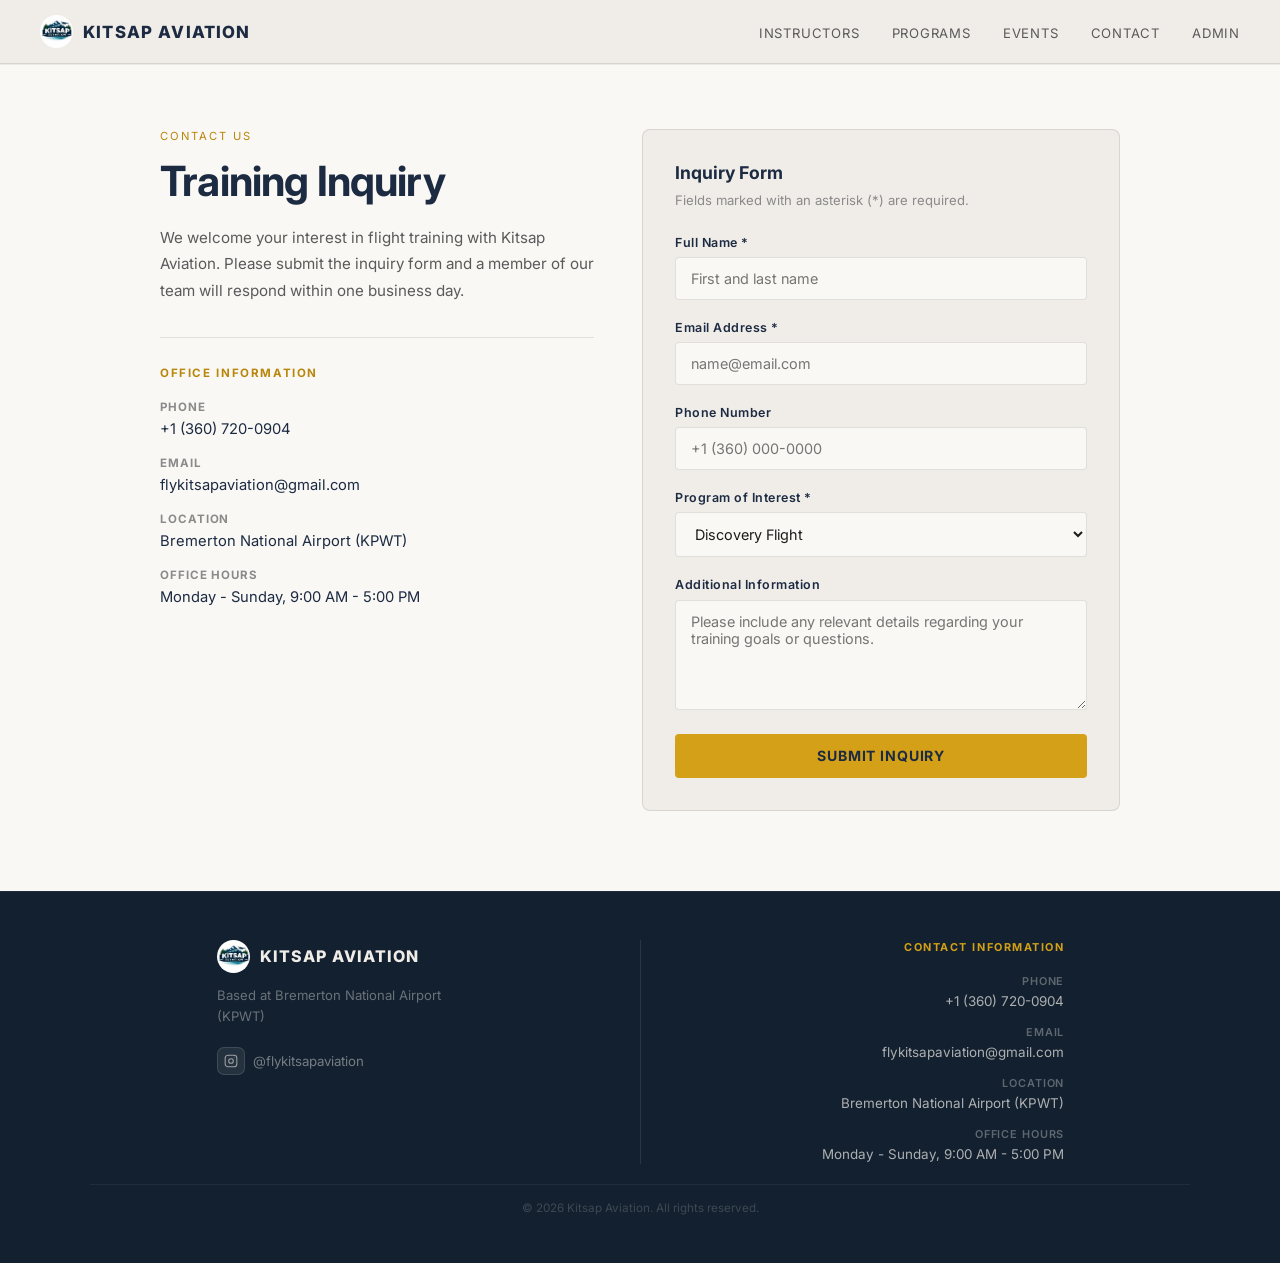
<file: contact.html>
<!DOCTYPE html>
<html lang="en">
  <head>
    <meta charset="UTF-8">
    <meta name="viewport" content="width=device-width, initial-scale=1">
    <title>Contact Us - Kitsap Aviation</title>
    <link rel="preconnect" href="https://fonts.googleapis.com">
    <link rel="preconnect" href="https://fonts.gstatic.com" crossorigin>
    <link href="https://fonts.googleapis.com/css2?family=Inter:wght@400;500;700;800&family=Lora:ital,wght@0,400;0,500;1,400&display=swap" rel="stylesheet">
    <link rel="stylesheet" href="styles/styles.css">
    <link rel="icon" type="image/png" href="img/kitsap-aviation-icon.jpg">
  </head>

  <body>
    <nav class="site-nav" aria-label="Main navigation">
      <div class="logo">
        <a href="index.html" class="logo-link">
          <img class="logo-icon" src="img/kitsap-aviation-icon.jpg" alt="icon">
          <span>Kitsap Aviation</span>
        </a>
      </div>
      <button class="nav-toggle" type="button" aria-expanded="false" aria-controls="nav-menu"><span class="nav-toggle-label">Menu</span><span class="nav-toggle-icon" aria-hidden="true">☰</span></button>
      <ul class="nav-links" id="nav-menu">
        <li><a href="index.html#instructors">Instructors</a></li>
        <li><a href="index.html#programs">Programs</a></li>
        <li><a href="index.html#events">Events</a></li>
        <li><a href="contact.html">Contact</a></li>
        <li><a href="admin.html">Admin</a></li>
      </ul>
    </nav>

    <div class="contact-page">
      <div class="contact-layout">
        <div class="contact-info">
          <div class="section-label">Contact Us</div>
          <h1>Training Inquiry</h1>
          <p class="contact-intro">We welcome your interest in flight training with Kitsap Aviation. Please submit the inquiry form and a member of our team will respond within one business day.</p>

          <div class="contact-details">
            <h2>Office Information</h2>
            <dl>
              <div class="contact-detail">
                <dt>Phone</dt>
                <dd><a href="tel:+13607200904">+1 (360) 720-0904</a></dd>
              </div>
              <div class="contact-detail">
                <dt>Email</dt>
                <dd><a href="mailto:flykitsapaviation@gmail.com">flykitsapaviation@gmail.com</a></dd>
              </div>
              <div class="contact-detail">
                <dt>Location</dt>
                <dd>Bremerton National Airport (KPWT)</dd>
              </div>
              <div class="contact-detail">
                <dt>Office Hours</dt>
                <dd>Monday - Sunday, 9:00 AM - 5:00 PM</dd>
              </div>
            </dl>
          </div>
        </div>

        <div class="contact-form-panel">
          <h2>Inquiry Form</h2>
          <p class="contact-form-note">Fields marked with an asterisk (*) are required.</p>

          <!-- Replace YOUR_ACCESS_KEY_HERE with your key from https://web3forms.com -->
          <form class="contact-form" action="https://api.web3forms.com/submit" method="POST">
            <input type="hidden" name="access_key" value="YOUR_ACCESS_KEY_HERE">
            <input type="hidden" name="subject" value="New Training Inquiry - Kitsap Aviation">
            <input type="hidden" name="from_name" value="Kitsap Aviation Website">
            <input type="checkbox" name="botcheck" class="botcheck" tabindex="-1" autocomplete="off">

            <div class="form-row">
              <label for="name">Full Name *</label>
              <input type="text" id="name" name="name" required placeholder="First and last name" autocomplete="name">
            </div>

            <div class="form-row">
              <label for="email">Email Address *</label>
              <input type="email" id="email" name="email" required placeholder="name@email.com" autocomplete="email">
            </div>

            <div class="form-row">
              <label for="phone">Phone Number</label>
              <input type="tel" id="phone" name="phone" placeholder="+1 (360) 000-0000" autocomplete="tel">
            </div>

            <div class="form-row">
              <label for="interest">Program of Interest *</label>
              <select id="interest" name="Program of Interest" required autocomplete="off">
                <option value="Discovery Flight">Discovery Flight</option>
                <option value="Private Pilot">Private Pilot Certificate</option>
                <option value="Instrument Rating">Instrument Rating</option>
                <option value="Commercial Pilot">Commercial Pilot Certificate</option>
                <option value="CFI / CFII">Certified Flight Instructor (CFI / CFII)</option>
                <option value="Upcoming Event">Upcoming Event</option>
                <option value="General Inquiry">General Inquiry</option>
              </select>
            </div>

            <div class="form-row">
              <label for="message">Additional Information</label>
              <textarea id="message" name="message" rows="4" placeholder="Please include any relevant details regarding your training goals or questions."></textarea>
            </div>

            <button class="btn-primary btn-submit" type="submit">Submit Inquiry</button>
          </form>

          <p class="form-error" id="form-error" hidden>Something went wrong. Please try again or email us at <a href="mailto:flykitsapaviation@gmail.com">flykitsapaviation@gmail.com</a>.</p>
          <p class="form-success" id="form-success" hidden>Thank you for your inquiry. A member of our team will contact you shortly.</p>
          <p class="form-reset" id="form-reset" hidden><a href="contact.html">Submit another inquiry</a></p>
        </div>
      </div>
    </div>

    <footer>
      <div class="footer-inner">
        <div class="footer-brand">
          <div class="footer-logo">
            <img class="logo-icon" src="img/kitsap-aviation-icon.jpg" alt="icon">
            <span>Kitsap Aviation</span>
          </div>
          <p>Based at Bremerton National Airport (KPWT)</p>
          <a href="https://www.instagram.com/flykitsapaviation" class="ig-link">
            <span class="ig-icon">
              <svg viewBox="0 0 24 24" fill="none" stroke="rgba(240,237,232,0.6)" stroke-width="1.8" stroke-linecap="round" stroke-linejoin="round">
                <rect x="2" y="2" width="20" height="20" rx="5" ry="5"/>
                <circle cx="12" cy="12" r="4"/>
                <circle cx="17.5" cy="6.5" r="0.8" fill="rgba(240,237,232,0.6)" stroke="none"/>
              </svg>
            </span>
            @flykitsapaviation
          </a>
        </div>
        <div class="footer-divider" aria-hidden="true"></div>
        <div class="footer-col">
          <h4>Contact Information</h4>
          <dl class="footer-contact-list">
            <div class="footer-contact-item">
              <dt>Phone</dt>
              <dd><a href="tel:+13607200904">+1 (360) 720-0904</a></dd>
            </div>
            <div class="footer-contact-item">
              <dt>Email</dt>
              <dd><a href="mailto:flykitsapaviation@gmail.com">flykitsapaviation@gmail.com</a></dd>
            </div>
            <div class="footer-contact-item">
              <dt>Location</dt>
              <dd>Bremerton National Airport (KPWT)</dd>
            </div>
            <div class="footer-contact-item">
              <dt>Office Hours</dt>
              <dd>Monday - Sunday, 9:00 AM - 5:00 PM</dd>
            </div>
          </dl>
        </div>
      </div>
      <div class="footer-bottom">
        <span>© 2026 Kitsap Aviation. All rights reserved.</span>
      </div>
    </footer>

    <script src="js/nav.js"></script>
    <script>
      const form = document.querySelector('.contact-form');
      const formSuccess = document.getElementById('form-success');
      const formError = document.getElementById('form-error');
      const formReset = document.getElementById('form-reset');
      const formNote = document.querySelector('.contact-form-note');
      const formTitle = document.querySelector('.contact-form-panel h2');
      const submitButton = form.querySelector('.btn-submit');

      function showSuccess() {
        form.hidden = true;
        formNote.hidden = true;
        formTitle.hidden = true;
        formError.hidden = true;
        formSuccess.hidden = false;
        formReset.hidden = false;
      }

      if (new URLSearchParams(window.location.search).get('sent') === '1') {
        showSuccess();
      }

      form.addEventListener('submit', async function (event) {
        event.preventDefault();

        submitButton.disabled = true;
        submitButton.textContent = 'Sending…';
        formError.hidden = true;

        try {
          const response = await fetch('https://api.web3forms.com/submit', {
            method: 'POST',
            body: new FormData(form)
          });
          const result = await response.json();

          if (result.success) {
            showSuccess();
          } else {
            throw new Error(result.message || 'Submission failed');
          }
        } catch (error) {
          formError.hidden = false;
          submitButton.disabled = false;
          submitButton.textContent = 'Submit Inquiry';
        }
      });

      const interest = new URLSearchParams(window.location.search).get('interest');
      if (interest && !new URLSearchParams(window.location.search).get('sent')) {
        const select = document.getElementById('interest');
        const normalizedInterest = interest.replace(/\+/g, ' ');
        for (const option of select.options) {
          if (option.value === normalizedInterest) {
            option.selected = true;
            break;
          }
        }
      }
    </script>
  </body>
</html>
</file>
<file: styles/styles.css>
:root {
    --font-sans: 'Inter', system-ui, -apple-system, 'Segoe UI', sans-serif;
    --bg: #f0ede8;
    --bg-card: #faf8f5;
    --bg-mid: #e8e4de;
    --bg-dark: #1c2b42;
    --navy: #1c2b42;
    --gold: #b8860b;
    --gold-bright: #d4a017;
    --text-main: #1a1a1a;
    --text-sub: #5a5a5a;
    --text-muted: #8a8a8a;
    --border: rgba(0,0,0,0.10);
    --border-soft: rgba(0,0,0,0.06);
}

* { box-sizing: border-box; margin: 0; padding: 0; }

html {
    background: var(--bg);
    scroll-behavior: smooth;
}

body {
    font-family: var(--font-sans);
    background: var(--bg);
    color: var(--text-main);
    overflow-x: hidden;
}

nav {
    position: sticky; top: 0; z-index: 100;
    background: rgba(240,237,232,0.94);
    backdrop-filter: blur(8px);
    border-bottom: 1px solid var(--border);
    padding: 0 2.5rem;
    display: flex; align-items: center; justify-content: space-between;
    min-height: 64px;
}

.logo {
    display: flex; align-items: center; gap: 10px;
    font-size: 1.05rem; font-weight: 800; letter-spacing: 0.07em;
    color: var(--navy); text-transform: uppercase;
}
.logo-icon {
    width: 33px; height: 33px;
    background: var(--navy);
    border-radius: 50%;
    display: flex; align-items: center; justify-content: center;
    font-size: 16px; color: #f5e6c0;
}
.nav-links { display: flex; gap: 2rem; list-style: none; }
.nav-links a {
    color: var(--text-sub); text-decoration: none;
    font-size: 0.82rem; letter-spacing: 0.06em; text-transform: uppercase;
    transition: color 0.2s;
}
.nav-links a:hover { color: var(--navy); }

.hero {
    background: var(--bg-dark);
    color: #f0ede8;
    padding: 6rem 3rem 5rem;
    display: flex; flex-direction: column;
    align-items: center; text-align: center;
    position: relative;
}
.hero > :not(.hero-grid-bg) {
    position: relative;
    z-index: 1;
    overflow: visible;
    min-height: min-content;
}
.hero-grid-bg {
    position: absolute; inset: 0; pointer-events: none;
    overflow: hidden;
    background:
      linear-gradient(to bottom, rgba(0, 0, 0, 0.25) 0%, rgba(0, 0, 0, 0.45) 100%),
      image-set(
        url('../img/main_bg.webp') type('image/webp'),
        url('../img/main_bg.jpeg') type('image/jpeg')
      ) center/cover no-repeat;
}
.hero h1 {
    font-size: clamp(2.6rem, 5.5vw, 5rem);
    font-weight: 700;
    letter-spacing: -0.02em;
    max-width: 860px;
    margin-bottom: 2rem;
    color: #f0ede8;
    overflow: visible;
    display: flex;
    flex-direction: column;
    align-items: center;
    gap: 0.15em;
    flex-shrink: 0;
    position: relative;
    z-index: 2;
}
.hero-title-line {
    display: block;
    line-height: 1.2;
    overflow: visible;
}
.hero h1 span:not(.hero-title-line) {
    color: #f5d98a;
    font-family: 'Lora', serif;
    font-style: italic;
    font-weight: 400;
}
.hero p {
    font-size: 1.05rem; line-height: 1.7;
    color: rgba(240, 237, 232, 0.92);
    text-shadow: 0 1px 6px rgba(0, 0, 0, 0.35);
    max-width: 500px; margin-bottom: 2.5rem;
    position: relative;
    z-index: 1;
}
.hero-btns { display: flex; gap: 1rem; flex-wrap: wrap; justify-content: center; }
.btn-primary {
    background: #d4a017; color: var(--navy);
    border: none; padding: 0.85rem 2rem;
    font-family: var(--font-sans); font-weight: 700; font-size: 0.88rem;
    letter-spacing: 0.06em; text-transform: uppercase;
    border-radius: 4px; cursor: pointer; transition: all 0.2s;
    text-decoration: none; display: inline-block;
}
.btn-primary:hover { background: #e8b420; transform: translateY(-1px); }
.btn-outline {
    background: transparent; color: #f0ede8;
    border: 1px solid rgba(240,237,232,0.3);
    padding: 0.85rem 2rem;
    font-family: var(--font-sans); font-weight: 500; font-size: 0.88rem;
    letter-spacing: 0.06em; text-transform: uppercase;
    border-radius: 4px; cursor: pointer; transition: all 0.2s;
    text-decoration: none; display: inline-block;
}
.btn-outline:hover { border-color: rgba(240,237,232,0.7); }

.main-section { padding: 5rem 3rem; max-width: 1100px; margin: 0 auto; }
.section-label {
    font-size: 0.7rem; letter-spacing: 0.18em; text-transform: uppercase;
    color: var(--gold); margin-bottom: 0.6rem;
}
.section-title {
    font-size: clamp(1.8rem, 3.5vw, 2.8rem);
    font-weight: 700; line-height: 1.45;
    letter-spacing: -0.02em; margin-bottom: 1rem; color: var(--navy);
    overflow: visible;
    padding: 0.05em 0 0.15em;
}
.section-title em {
    font-family: 'Lora', serif;
    font-style: italic;
    font-weight: 400;
    color: var(--gold);
    line-height: inherit;
    display: inline;
    vertical-align: baseline;
}
.section-sub {
    color: var(--text-sub);
    font-size: 0.97rem;
    line-height: 1.7;
    max-width: 500px;
    overflow: visible;
    padding-bottom: 0.1em;
}

.programs-grid {
    display: grid; grid-template-columns: repeat(auto-fit, minmax(200px, 1fr));
    gap: 1rem; margin-top: 3rem;
}
.program-card {
    background: var(--bg-card); border: 1px solid var(--border);
    border-radius: 10px; padding: 1.75rem 1.5rem;
    transition: all 0.2s; cursor: pointer;
}
.program-card:hover { border-color: var(--gold-bright); transform: translateY(-3px); }
.program-icon { 
    font-size: 1.6rem; 
    margin-bottom: 1rem; 
    display: block; 
}
.program-card h3 { 
    font-size: 0.97rem; 
    font-weight: 700; color: var(--navy); margin-bottom: 0.5rem; }
.program-card p { font-size: 0.83rem; color: var(--text-sub); line-height: 1.6; }
.program-tag {
    display: inline-block; margin-top: 1rem;
    font-size: 0.68rem; letter-spacing: 0.1em; text-transform: uppercase;
    color: var(--gold); font-weight: 700;
}
.program-card-featured {
    background: var(--navy);
    border-color: rgba(212,160,23,0.45);
    grid-column: 1 / -1;
    display: grid;
    grid-template-columns: auto 1fr auto;
    grid-template-rows: auto auto;
    gap: 0 1.5rem;
    align-items: center;
    padding: 2rem 2.25rem;
}
.program-card-featured .program-icon {
    grid-row: 1 / 3;
    font-size: 2.2rem;
    margin-bottom: 0;
}
.program-card-featured h3 {
    color: #f0ede8;
    font-size: 1.15rem;
    margin-bottom: 0.35rem;
}
.program-card-featured p {
    grid-column: 2;
    color: rgba(240,237,232,0.7);
    font-size: 0.9rem;
    max-width: 520px;
}
.program-card-featured .btn-signup {
    grid-column: 3;
    grid-row: 1 / 3;
    align-self: center;
    background: #d4a017;
    color: var(--navy);
    border: none;
    padding: 0.75rem 1.5rem;
    font-family: var(--font-sans);
    font-weight: 700;
    font-size: 0.78rem;
    letter-spacing: 0.06em;
    text-transform: uppercase;
    border-radius: 4px;
    cursor: pointer;
    text-decoration: none;
    white-space: nowrap;
    transition: all 0.2s;
}
.program-card-featured .btn-signup:hover {
    background: #e8b420;
    transform: translateY(-1px);
}
.program-card-featured:hover {
    border-color: var(--gold-bright);
    transform: translateY(-3px);
}
@media (max-width: 640px) {
    .program-card-featured {
        grid-template-columns: 1fr;
        grid-template-rows: auto;
        text-align: center;
        padding: 1.75rem 1.5rem;
    }
    .program-card-featured .program-icon {
        grid-row: auto;
        margin-bottom: 0.75rem;
    }
    .program-card-featured p { grid-column: 1; }
    .program-card-featured .btn-signup {
        grid-column: 1;
        grid-row: auto;
        margin-top: 1rem;
        justify-self: center;
    }
}

.alt-bg { background: var(--bg-card); border-top: 1px solid var(--border-soft); border-bottom: 1px solid var(--border-soft); }
.instructors-grid {
    display: grid; grid-template-columns: repeat(auto-fit, minmax(190px, 1fr));
    gap: 1.25rem; margin-top: 3rem;
}
.instructor-card {
    background: var(--bg); border: 1px solid var(--border);
    border-radius: 10px; padding: 1.5rem; text-align: center;
    transition: border-color 0.2s, transform 0.2s, box-shadow 0.2s;
    width: 100%;
    font: inherit; color: inherit; cursor: pointer;
}
.instructor-card:hover,
.instructor-card:focus-visible {
    border-color: var(--gold-bright);
    transform: translateY(-2px);
    box-shadow: 0 8px 24px rgba(28, 43, 66, 0.08);
    outline: none;
}
.instructor-photo {
    width: 120px; height: 120px; border-radius: 50%; object-fit: cover;
    border: 2px solid rgba(184,134,11,0.35);
    margin: 0 auto 1rem; display: block;
}
.instructor-card picture { display: block; }
.instructor-name { font-weight: 700; font-size: 0.93rem; color: var(--navy); margin-bottom: 3px; }
.instructor-role { font-size: 0.75rem; color: var(--gold); letter-spacing: 0.04em; margin-bottom: 0.35rem; }
.instructor-certs { font-size: 0.78rem; color: var(--text-sub); margin-bottom: 0.3rem; }
.instructor-hours { font-size: 0.73rem; color: var(--text-muted); }
.instructor-view {
    display: inline-block;
    margin-top: 0.85rem;
    font-size: 0.72rem;
    font-weight: 700;
    letter-spacing: 0.08em;
    text-transform: uppercase;
    color: var(--gold);
}

.instructor-modal {
    border: none;
    padding: 0;
    background: transparent;
    max-width: min(720px, calc(100vw - 2rem));
    max-height: calc(100vh - 2rem);
    margin: auto;
    overflow: hidden;
    color: inherit;
}
.instructor-modal::backdrop {
    background: rgba(28, 43, 66, 0.55);
    backdrop-filter: blur(3px);
}
.instructor-modal-panel {
    position: relative;
    display: flex;
    flex-direction: column;
    background: var(--bg-card);
    border: 1px solid var(--border);
    border-radius: 12px;
    padding: 2rem 1.75rem 1.75rem;
    max-height: calc(100vh - 2rem);
    overflow: hidden;
    box-shadow: 0 24px 60px rgba(0, 0, 0, 0.25);
    animation: instructor-modal-in 0.28s ease;
}
@keyframes instructor-modal-in {
    from { opacity: 0; transform: translateY(12px) scale(0.98); }
    to { opacity: 1; transform: translateY(0) scale(1); }
}
.instructor-modal-close {
    position: absolute;
    top: 0.75rem;
    right: 0.85rem;
    width: 2rem;
    height: 2rem;
    border: none;
    background: transparent;
    color: var(--text-muted);
    font-size: 1.6rem;
    line-height: 1;
    cursor: pointer;
    border-radius: 4px;
    transition: color 0.2s, background 0.2s;
}
.instructor-modal-close:hover,
.instructor-modal-close:focus-visible {
    color: var(--navy);
    background: var(--bg-mid);
    outline: none;
}
.instructor-modal-header {
    display: flex;
    flex-direction: row;
    align-items: center;
    justify-content: center;
    text-align: left;
    gap: 1.5rem;
    margin-bottom: 1.5rem;
    padding-right: 0;
}
.instructor-modal-header:last-child { margin-bottom: 0; }
.instructor-modal-photo {
    width: 280px;
    height: 280px;
    border-radius: 50%;
    object-fit: cover;
    border: 3px solid rgba(184,134,11,0.35);
    flex-shrink: 0;
}
.instructor-modal-name {
    font-size: 1.35rem;
    font-weight: 700;
    color: var(--navy);
    margin-bottom: 0.2rem;
}
.instructor-modal-role {
    font-size: 0.82rem;
    color: var(--gold);
    letter-spacing: 0.04em;
    margin-bottom: 0.35rem;
}
.instructor-modal-certs {
    font-size: 0.8rem;
    color: var(--text-sub);
}
.instructor-modal-bio {
    overflow-y: auto;
    overscroll-behavior: contain;
    min-height: 0;
    scrollbar-gutter: stable;
}
.instructor-modal-bio p {
    font-size: 0.92rem;
    line-height: 1.75;
    color: var(--text-sub);
    margin-bottom: 1rem;
}
.instructor-modal-bio p:last-child { margin-bottom: 0; }

@media (max-width: 560px) {
    .instructor-modal-header {
        flex-direction: column;
        text-align: center;
        padding-right: 0;
    }
    .instructor-modal-photo {
        width: 220px;
        height: 220px;
    }
}

.events-list {
    display: flex;
    flex-direction: column;
    gap: 1rem;
    margin-top: 3rem;
}
.event-card {
    display: flex;
    gap: 1.5rem;
    align-items: stretch;
    background: var(--bg-card);
    border: 1px solid var(--border);
    border-radius: 10px;
    padding: 1.35rem 1.5rem;
    transition: border-color 0.2s;
}
.event-card:hover { border-color: var(--gold-bright); }
.event-date {
    flex-shrink: 0;
    width: 72px;
    display: flex;
    flex-direction: column;
    align-items: center;
    justify-content: center;
    background: var(--navy);
    color: #f0ede8;
    border-radius: 8px;
    padding: 0.75rem 0.5rem;
    text-align: center;
}
.event-month {
    font-size: 0.68rem;
    letter-spacing: 0.14em;
    text-transform: uppercase;
    color: #f5d98a;
    font-weight: 700;
}
.event-day {
    font-size: 1.7rem;
    font-weight: 800;
    line-height: 1.15;
    letter-spacing: -0.03em;
}
.event-weekday {
    font-size: 0.68rem;
    letter-spacing: 0.08em;
    text-transform: uppercase;
    color: rgba(240,237,232,0.55);
}
.event-body h3 {
    font-size: 1.02rem;
    font-weight: 700;
    color: var(--navy);
    margin-bottom: 0.3rem;
}
.event-meta {
    font-size: 0.78rem;
    color: var(--gold);
    letter-spacing: 0.02em;
    margin-bottom: 0.55rem;
}
.event-body p:not(.event-meta) {
    font-size: 0.86rem;
    color: var(--text-sub);
    line-height: 1.65;
    margin-bottom: 0.85rem;
}
.event-link {
    font-size: 0.72rem;
    font-weight: 700;
    letter-spacing: 0.08em;
    text-transform: uppercase;
    color: var(--gold);
    text-decoration: none;
}
.event-link:hover { color: var(--navy); }
.events-empty {
    margin-top: 3rem;
    color: var(--text-sub);
    font-size: 0.95rem;
    line-height: 1.7;
}
.events-empty a { color: var(--gold); }

@media (max-width: 560px) {
    .event-card {
        flex-direction: column;
        gap: 1rem;
        padding: 1.25rem;
    }
    .event-date {
        width: 100%;
        flex-direction: row;
        gap: 0.5rem;
        padding: 0.55rem 0.85rem;
    }
    .event-day { font-size: 1.15rem; }
}

.cta-section { background: var(--navy); color: #f0ede8; text-align: center; padding: 6rem 3rem; }
.cta-section .section-label { color: #f5d98a; }
.cta-section h2 {
    font-size: clamp(2rem, 4vw, 3.2rem);
    font-weight: 700;
    line-height: 1.45;
    letter-spacing: -0.02em;
    color: #f0ede8;
    margin-bottom: 1rem;
    overflow: visible;
    padding: 0.05em 0 0.15em;
}
.cta-section h2 em {
    display: inline;
    line-height: inherit;
    vertical-align: baseline;
}
.cta-section p { color: rgba(240,237,232,0.6); font-size: 1rem; max-width: 420px; margin: 0 auto 2.5rem; }
.cta-btns { display: flex; gap: 1rem; justify-content: center; flex-wrap: wrap; }
.btn-primary-inv {
    background: #d4a017; color: var(--navy); border: none; padding: 0.85rem 2rem;
    font-family: var(--font-sans); font-weight: 700; font-size: 0.88rem;
    letter-spacing: 0.06em; text-transform: uppercase; border-radius: 4px; cursor: pointer; transition: all 0.2s;
    text-decoration: none; display: inline-block;
}
.btn-primary-inv:hover { background: #e8b420; }

.logo-link {
    display: flex; align-items: center; gap: 10px;
    text-decoration: none; color: inherit;
}

.contact-page {
    padding: 4rem 2rem 5rem;
    min-height: calc(100vh - 64px - 200px);
    background: var(--bg-card);
    border-top: 1px solid var(--border-soft);
}
.contact-layout {
    max-width: 960px;
    margin: 0 auto;
    display: grid;
    grid-template-columns: minmax(0, 1fr) minmax(0, 1.1fr);
    gap: 3rem;
    align-items: start;
}
.contact-info {
    min-width: 0;
    overflow: clip;
    z-index: 0;
}
.contact-form-panel {
    min-width: 0;
    position: relative;
    background: var(--bg);
    border: 1px solid var(--border);
    border-radius: 8px;
    padding: 2rem;
    z-index: 10;
    pointer-events: auto;
    isolation: isolate;
}
.contact-info h1 {
    font-size: clamp(2rem, 4vw, 2.6rem);
    font-weight: 700;
    line-height: 1.35;
    letter-spacing: -0.02em;
    margin-bottom: 1rem;
    color: var(--navy);
}
.contact-intro {
    color: var(--text-sub);
    font-size: 0.95rem;
    line-height: 1.75;
    margin-bottom: 2rem;
}
.contact-details {
    padding-top: 1.75rem;
    border-top: 1px solid var(--border);
}
.contact-details h2 {
    font-size: 0.72rem;
    font-weight: 700;
    letter-spacing: 0.14em;
    text-transform: uppercase;
    color: var(--gold);
    margin-bottom: 1.25rem;
}
.contact-details dl {
    display: flex;
    flex-direction: column;
    gap: 1rem;
}
.contact-detail dt {
    font-size: 0.72rem;
    font-weight: 700;
    letter-spacing: 0.08em;
    text-transform: uppercase;
    color: var(--text-muted);
    margin-bottom: 0.25rem;
}
.contact-detail dd {
    font-size: 0.92rem;
    color: var(--navy);
    line-height: 1.5;
    overflow-wrap: anywhere;
}
.contact-detail dd a {
    color: var(--navy);
    text-decoration: none;
    transition: color 0.2s;
}
.contact-detail dd a:hover {
    color: var(--gold);
}
.contact-form-panel h2 {
    font-size: 1.1rem;
    font-weight: 700;
    color: var(--navy);
    margin-bottom: 0.5rem;
}
.contact-form-note {
    font-size: 0.82rem;
    color: var(--text-muted);
    margin-bottom: 1.5rem;
    line-height: 1.5;
}
.contact-form {
    display: flex;
    flex-direction: column;
    gap: 1.25rem;
    position: relative;
    z-index: 1;
    pointer-events: auto;
}
.form-row { display: flex; flex-direction: column; gap: 0.45rem; }
.form-row label {
    font-size: 0.78rem;
    font-weight: 600;
    letter-spacing: 0.04em;
    color: var(--navy);
}
.contact-form input:not([type="hidden"]),
.contact-form select,
.contact-form textarea {
    font-family: var(--font-sans);
    font-size: 0.9rem;
    padding: 0.75rem 0.9rem;
    border: 1px solid var(--border);
    border-radius: 4px;
    background: var(--bg-card);
    color: var(--text-main);
    transition: border-color 0.2s;
    width: 100%;
    pointer-events: auto;
}
.contact-form input:focus,
.contact-form select:focus,
.contact-form textarea:focus {
    outline: none;
    border-color: var(--navy);
}
.contact-form textarea { resize: vertical; min-height: 110px; }
.btn-submit {
    width: 100%;
    margin-top: 0.25rem;
}
.btn-submit:disabled {
    opacity: 0.7;
    cursor: not-allowed;
}
.form-success {
    margin-top: 0;
    padding: 1rem 1.25rem;
    background: #e6f4ec;
    color: #2e7d50;
    border: 1px solid rgba(46,125,80,0.25);
    border-radius: 4px;
    font-size: 0.9rem;
    line-height: 1.6;
}
.form-error {
    margin-top: 0;
    padding: 1rem 1.25rem;
    background: #fdecea;
    color: #9b2c2c;
    border: 1px solid rgba(155,44,44,0.25);
    border-radius: 4px;
    font-size: 0.9rem;
    line-height: 1.6;
}
.form-error a {
    color: inherit;
    font-weight: 600;
}
.form-reset {
    margin-top: 1rem;
    font-size: 0.85rem;
    text-align: center;
}
.form-reset a {
    color: var(--navy);
    font-weight: 600;
    text-decoration: none;
}
.form-reset a:hover {
    color: var(--gold);
}

.botcheck { display: none; }

@media (max-width: 768px) {
    .contact-layout {
        grid-template-columns: 1fr;
        gap: 2.5rem;
    }
}

footer { background: #12202f; border-top: 1px solid rgba(255,255,255,0.06); padding: 3rem; }
.footer-inner {
    max-width: 1100px; margin: 0 auto;
    display: grid;
    grid-template-columns: 1fr auto 1fr;
    column-gap: 3.5rem;
    align-items: start;
}
.footer-brand {
    display: flex;
    flex-direction: column;
    align-items: flex-start;
    text-align: left;
    justify-self: center;
}
.footer-brand p { font-size: 0.82rem; color: rgba(240,237,232,0.4); max-width: 240px; line-height: 1.6; margin-top: 0.75rem; }
.footer-logo {
    display: flex; align-items: center; justify-content: flex-start; gap: 10px;
    font-size: 1rem; font-weight: 800; letter-spacing: 0.07em; color: #f0ede8; text-transform: uppercase;
}
.footer-divider {
    width: 1px;
    align-self: stretch;
    background: rgba(255, 255, 255, 0.1);
}
.footer-col {
    text-align: right;
    justify-self: center;
}
.footer-col h4 {
    font-size: 0.68rem;
    letter-spacing: 0.14em;
    text-transform: uppercase;
    color: #d4a017;
    margin-bottom: 1.25rem;
}
.footer-contact-list {
    display: flex;
    flex-direction: column;
    align-items: flex-end;
    gap: 0.85rem;
}
.footer-contact-item {
    text-align: right;
}
.footer-contact-item dt {
    font-size: 0.68rem;
    font-weight: 600;
    letter-spacing: 0.08em;
    text-transform: uppercase;
    color: rgba(240, 237, 232, 0.35);
    margin-bottom: 0.2rem;
}
.footer-contact-item dd {
    font-size: 0.84rem;
    color: rgba(240, 237, 232, 0.7);
    line-height: 1.5;
}
.footer-contact-item dd a {
    color: rgba(240, 237, 232, 0.7);
    text-decoration: none;
    transition: color 0.2s;
}
.footer-contact-item dd a:hover {
    color: #f0ede8;
}

@media (max-width: 640px) {
    footer { padding: 3rem; }
    .footer-inner {
        display: flex;
        flex-direction: column;
        align-items: center;
        gap: 2.5rem;
    }
    .footer-divider { display: none; }
    .footer-brand {
        align-items: center;
        text-align: center;
        justify-self: center;
    }
    .footer-logo {
        justify-content: center;
    }
    .footer-col {
        text-align: center;
        justify-self: center;
    }
    .footer-contact-list { align-items: center; }
    .footer-contact-item { text-align: center; }
}

.ig-link {
    display: inline-flex; align-items: center; gap: 8px;
    margin-top: 1.25rem;
    font-size: 0.83rem; color: rgba(240,237,232,0.45);
    text-decoration: none; transition: color 0.2s;
}
.ig-link:hover { color: #f0ede8; }
.ig-icon {
    width: 28px; height: 28px; border-radius: 7px;
    background: rgba(255,255,255,0.08);
    border: 1px solid rgba(255,255,255,0.12);
    display: flex; align-items: center; justify-content: center;
    flex-shrink: 0;
}
.ig-icon svg { width: 14px; height: 14px; }

.footer-bottom {
    max-width: 1100px; margin: 1.25rem auto 0;
    padding-top: 1rem; border-top: 1px solid rgba(255,255,255,0.06);
    display: flex; justify-content: center;
    font-size: 0.73rem; color: rgba(240,237,232,0.2); flex-wrap: wrap; gap: 0.5rem;
    text-align: center;
}

.admin-actions .btn-primary {
    padding: 0.8rem 1rem;
    font-size: 0.78rem;
    flex: 1 1 0;
    text-align: center;
    min-width: 0;
}

.admin-page {
    max-width: 860px;
    margin: 0 auto;
    padding: 4rem 1.5rem 5rem;
}
.admin-header {
    display: flex;
    flex-direction: column;
    gap: 1.5rem;
    margin-bottom: 1.5rem;
}
.admin-header .section-sub { max-width: 520px; }
.admin-actions-primary {
    display: grid;
    grid-template-columns: repeat(3, 1fr);
    gap: 0.75rem;
}
.admin-delete {
    background: transparent;
    color: var(--navy);
    border: 1px solid var(--navy);
    padding: 0.45rem 0.95rem;
    font-family: var(--font-sans);
    font-weight: 700;
    font-size: 0.72rem;
    letter-spacing: 0.08em;
    text-transform: uppercase;
    border-radius: 4px;
    cursor: pointer;
    transition: background 0.2s, color 0.2s;
}
.admin-delete:hover {
    background: var(--navy);
    color: #f5e6c0;
}
.admin-status {
    margin-bottom: 1.25rem;
    padding: 0.85rem 1rem;
    border-radius: 6px;
    background: #e8f2ea;
    color: #2e5a38;
    font-size: 0.86rem;
    line-height: 1.5;
}
.admin-status.is-error {
    background: #f8e8e6;
    color: #8a2f2a;
}
.admin-list {
    display: flex;
    flex-direction: column;
    gap: 1rem;
}
.admin-event-card {
    background: var(--bg-card);
    border: 1px solid var(--border);
    border-radius: 10px;
    padding: 1.25rem 1.35rem;
}
.admin-event-top {
    display: flex;
    justify-content: space-between;
    align-items: center;
    margin-bottom: 1rem;
}
.admin-event-label {
    font-size: 0.72rem;
    letter-spacing: 0.1em;
    text-transform: uppercase;
    color: var(--gold);
}
.admin-grid {
    display: grid;
    grid-template-columns: 1fr 1fr 1fr;
    gap: 0.9rem 1rem;
}
.admin-span-2 { grid-column: 1 / -1; }
.admin-event-card .form-row label {
    font-size: 0.75rem;
    font-weight: 600;
    color: var(--navy);
    margin-bottom: 0.35rem;
    display: block;
}
.admin-event-card input,
.admin-event-card textarea {
    font-family: var(--font-sans);
    font-size: 0.9rem;
    padding: 0.65rem 0.8rem;
    border: 1px solid var(--border);
    border-radius: 4px;
    background: var(--bg);
    color: var(--text-main);
    width: 100%;
}
.admin-event-card input:focus,
.admin-event-card textarea:focus {
    outline: none;
    border-color: var(--navy);
}
.admin-event-card textarea { resize: vertical; min-height: 84px; }

@media (max-width: 720px) {
    .admin-actions-primary { grid-template-columns: 1fr; }
    .admin-grid { grid-template-columns: 1fr; }
}

.nav-toggle { display: none; }

@media (max-width: 900px) {
    .main-section[id], .alt-bg[id] { scroll-margin-top: 5rem; }
    a:focus-visible, button:focus-visible { outline: 3px solid var(--gold); outline-offset: 4px; }
    nav { padding: .65rem 1.25rem; gap: .75rem; }
    .logo { font-size: .85rem; letter-spacing: .04em; min-width: 0; }
    .logo-icon { flex-shrink: 0; }
    .site-nav { display: grid; grid-template-columns: minmax(0, 1fr) auto; }
    .site-nav > .logo { grid-column: 1; grid-row: 1; }
    .site-nav .logo-link { min-height: 44px; }
    .site-nav .nav-links { grid-column: 1 / -1; flex-wrap: wrap; gap: .5rem 1.25rem; }
    .site-nav .nav-links a { display: flex; align-items: center; min-height: 44px; font-size: 1rem; padding: .6rem .25rem; }
    .site-nav.nav-ready .nav-toggle { display: flex; grid-column: 2; grid-row: 1; align-items: center; justify-content: flex-end; gap: .5rem; min-width: 84px; min-height: 44px; padding: .5rem 0 .5rem .65rem; border: 0; border-radius: 4px; background: transparent; color: var(--navy); font: inherit; font-size: .85rem; line-height: 1; cursor: pointer; align-self: center; }
    .nav-toggle-label { line-height: 1.25; }
    .nav-toggle-icon { display: inline-flex; align-items: center; justify-content: center; width: 1.25rem; height: 1.25rem; font-size: 1.25rem; line-height: 1; }
    .site-nav.nav-ready .nav-links { display: none; position: absolute; top: 100%; left: 0; right: 0; flex-direction: column; flex-wrap: nowrap; align-items: stretch; gap: 0; padding: .5rem 1.25rem 1rem; border-top: 1px solid var(--border); border-bottom: 1px solid var(--border); background: var(--bg-card); max-height: calc(100vh - 76px); max-height: calc(100dvh - 76px); overflow-y: auto; box-shadow: 0 12px 20px #12202f18; }
    .site-nav.nav-ready.is-open .nav-links { display: flex; }
    .hero { padding: 3.5rem 1.5rem; }
    .hero h1 { font-size: clamp(2rem, 6vw, 3.5rem); }
    .main-section { padding: 3.5rem 1.5rem; }
    .section-sub, .program-card p, .program-card-featured p, .contact-intro, .instructor-modal-bio p { font-size: 1rem; }
    .program-card h3 { font-size: 1.1rem; }
    .program-tag, .instructor-certs, .instructor-hours, .instructor-view, .event-meta { font-size: .85rem; }
    .instructor-name { font-size: 1.1rem; }
    .instructor-role { font-size: .9rem; }
    .event-body p:not(.event-meta) { font-size: 1rem; }
    .event-link { display: inline-flex; align-items: center; min-height: 44px; font-size: .85rem; }
    .btn-primary, .btn-outline, .btn-primary-inv, .program-card-featured .btn-signup { min-height: 48px; display: inline-flex; justify-content: center; align-items: center; }
    .cta-section { padding: 3.5rem 1.5rem; }
    .instructor-modal { max-width: calc(100vw - 1rem); max-height: calc(100vh - 1rem); max-height: calc(100dvh - 1rem); }
    .instructor-modal-panel { display: block; max-height: calc(100vh - 1rem); max-height: calc(100dvh - 1rem); overflow-y: auto; overscroll-behavior: contain; padding: .75rem 1.25rem 1.5rem; }
    .instructor-modal-close { position: sticky; display: block; top: 0; margin-left: auto; margin-bottom: .5rem; width: 44px; height: 44px; background: var(--bg-card); z-index: 1; }
    .instructor-modal-header { margin-bottom: 1.25rem; }
    .instructor-modal-photo { width: 120px; height: 120px; }
    .instructor-modal-bio { overflow: visible; }
    .contact-form input:not([type="hidden"]), .contact-form select, .contact-form textarea, .admin-event-card input, .admin-event-card textarea { font-size: 1rem; min-height: 48px; }
    .contact-form .form-row label { font-size: .9rem; }
    .admin-delete { min-height: 44px; }
    footer { padding: 2.5rem 1.25rem; }
    .footer-inner { column-gap: 1.5rem; }
    .footer-brand, .footer-col { min-width: 0; max-width: 100%; }
    .footer-contact-item dd { overflow-wrap: anywhere; }
    .footer-contact-item dd a { display: inline-block; padding-block: .5rem; min-height: 44px; }
}

@media (max-width: 600px) {
    .hero { padding: 2.75rem 1.25rem; }
    .hero h1 { font-size: clamp(1.9rem, 7vw, 2.6rem); margin-bottom: 1.5rem; }
    .hero p { font-size: 1rem; margin-bottom: 1.75rem; }
    .hero-btns { width: 100%; max-width: 360px; flex-direction: column; }
    .hero-btns a { width: 100%; padding-inline: .75rem; }
    .main-section { padding: 3rem 1.25rem; }
    .programs-grid, .instructors-grid { grid-template-columns: minmax(0, 1fr); margin-top: 2rem; }
    .program-card, .program-card-featured { padding: 1.5rem 1.25rem; }
    .program-card-featured .btn-signup { white-space: normal; }
    .section-label { font-size: .75rem; }
    .contact-page { padding: 2.5rem 1.25rem 3rem; }
    .contact-layout { gap: 2rem; }
    .contact-form-panel { padding: 1.25rem; }
    .contact-form-note { font-size: .9rem; }
    .footer-logo { font-size: .85rem; }
    .admin-page { padding: 2.5rem 1.25rem; }
    .admin-event-card { padding: 1.25rem 1rem; }
}

@media (max-width: 900px) and (prefers-reduced-motion: reduce) {
    html { scroll-behavior: auto; }
    *, *::before, *::after { animation: none !important; transition: none !important; }
}


.hahn-concept { --bg: #fff; --bg-card: #fff; --navy: #202428; --gold: #356fc2; --gold-bright: #356fc2; --text-sub: #62676d; background: #fff; color: #202428; }
.hahn-concept .concept-skip { position: fixed; top: -5rem; left: 1rem; z-index: 300; padding: 1rem; background: white; color: #202428; }
.hahn-concept .concept-skip:focus { top: 1rem; }
.hahn-concept :is(a, button, summary):focus-visible { outline: 3px solid #356fc2; outline-offset: 4px; }
.hahn-concept .site-nav { position: sticky; top: 0; margin: 0 24px; min-height: 80px; padding: 1rem max(24px, calc((100vw - 1200px) / 2 - 24px)); border: 0; border-radius: 0 0 30px 30px; background: #ffffffed; box-shadow: 0 3px 8px #0000000c; }
.hahn-concept .site-nav .logo { color: #202428; font-size: 1rem; letter-spacing: -.04em; text-transform: none; text-decoration: none; }
.hahn-concept .nav-links { align-items: center; gap: 1.75rem; }
.hahn-concept .nav-links a { color: #202428; font-size: .875rem; letter-spacing: .01em; text-transform: none; }
.hahn-concept .nav-links a:hover { color: #356fc2; }
.hahn-concept .nav-links .concept-nav-cta { display: inline-flex; align-items: center; gap: 1rem; min-height: 44px; border-radius: 50px; padding: .75rem 1.25rem; background: #202428; color: white; }
.hahn-concept .sky-hero { margin: 24px; padding: 90px 24px 24px; min-height: 620px; border-radius: 36px; display: flex; align-items: center; flex-direction: column; text-align: center; background: radial-gradient(circle, #d9dce0 1px, transparent 1px) center / 14px 14px, #f3f3f3; }
.hahn-concept .sky-hero .concept-eyebrow { background: #f3f3f3; padding: .5rem 1rem; }
.hahn-concept .sky-hero h1 { font-size: clamp(3rem, 6.1vw, 6rem); line-height: 1.12; letter-spacing: -.065em; font-weight: 700; }
.hahn-concept .hero-line { display: flex; align-items: center; justify-content: center; gap: .22em; }
.hahn-concept .hero-postcard { display: inline-block; width: 1.8em; height: 1.35em; padding: 5px; border-radius: 8px; background: white; box-shadow: 0 8px 20px #00000020; transform: rotate(-8deg); }
.hahn-concept .hero-postcard img { display: block; width: 100%; height: 100%; object-fit: cover; border-radius: 4px; }
.hahn-concept .hero-description { color: #62676d; font-size: 1.05rem; line-height: 1.8; margin: 2rem 0; max-width: 620px; background: #f3f3f3; }
.hahn-concept .hero-actions { display: flex; justify-content: center; align-items: center; gap: 1.75rem; flex-wrap: wrap; }
.hahn-concept .concept-button { display: inline-flex; align-items: center; justify-content: space-between; gap: 1.25rem; min-height: 48px; padding: .9rem 1.4rem; border-radius: 50px; background: #202428; color: white; font-size: .9rem; font-weight: 500; line-height: 1.5; text-decoration: none; transition: background .2s; }
.hahn-concept .concept-button:hover { background: #356fc2; }
.hahn-concept .hero-explore { display: inline-flex; align-items: center; gap: 1rem; min-height: 44px; color: #202428; font-size: .9rem; text-decoration: none; }
.hahn-concept .hero-footnote { display: flex; justify-content: space-between; gap: 1rem; width: 100%; margin-top: auto; padding-top: 4rem; font-size: .7rem; color: #62676d; letter-spacing: .04em; }
.hahn-concept .concept-section { max-width: 1200px; margin: 0 auto; padding: 80px 24px; scroll-margin-top: 100px; }
.hahn-concept .concept-eyebrow { color: #356fc2; text-transform: uppercase; letter-spacing: .06em; font-size: .75rem; font-weight: 700; margin-bottom: .8rem; line-height: 1.5; }
.hahn-concept .concept-section h2 { font-size: clamp(1.9rem, 2.7vw, 2.7rem); line-height: 1.22; font-weight: 700; letter-spacing: -.04em; }
.hahn-concept .concept-heading { margin-bottom: 2rem; }
.hahn-concept .concept-heading > p { color: #62676d; line-height: 1.8; font-size: 1rem; max-width: 920px; margin-top: 1rem; }
.hahn-concept .flight-grid { display: grid; grid-template-columns: repeat(2, minmax(0, 1fr)); gap: 28px; padding: 0 32px; }
.hahn-concept .program-card { border: 1px solid #ededed; border-radius: 24px; overflow: hidden; box-shadow: 0 4px 10px #00000004; background: white; min-width: 0; }
.hahn-concept .program-image { position: relative; display: block; aspect-ratio: 4 / 3; overflow: hidden; background: #dce5ec; }
.hahn-concept .program-image picture { display: block; width: 100%; height: 100%; }
.hahn-concept .program-image img { display: block; width: 100%; height: 100%; object-fit: cover; object-position: center 62%; transition: transform .3s; }
.hahn-concept .program-image:hover img { transform: scale(1.03); }
.hahn-concept .program-instrument img { object-position: 80% center; filter: saturate(.65); }
.hahn-concept .program-advanced img { object-position: center 48%; }
.hahn-concept .image-caption { position: absolute; bottom: 16px; left: 16px; right: 16px; color: white; font-size: .65rem; letter-spacing: .09em; background: #202428d9; border-radius: 30px; width: fit-content; max-width: calc(100% - 32px); padding: .6rem .85rem; }
.hahn-concept .program-copy { padding: 20px 24px 28px; }
.hahn-concept .program-tag { display: inline-block; border-radius: 30px; background: #ededed; color: #343a40; padding: .45rem .8rem; font-size: .8rem; line-height: 1.5; margin-bottom: 1rem; }
.hahn-concept .program-copy h3 { font-size: 1.25rem; line-height: 1.4; letter-spacing: -.025em; margin-bottom: .7rem; }
.hahn-concept .program-copy h3 a { display: flex; justify-content: space-between; align-items: baseline; gap: 1rem; color: inherit; text-decoration: none; }
.hahn-concept .program-copy h3 a:hover { color: #356fc2; }
.hahn-concept .program-copy p { color: #62676d; font-size: .95rem; line-height: 1.75; }
.hahn-concept .program-links { display: flex; flex-wrap: wrap; gap: 1rem; margin-top: .7rem; }
.hahn-concept .program-links a { display: inline-flex; align-items: center; gap: .6rem; min-height: 44px; color: #356fc2; font-size: .85rem; text-underline-offset: 4px; }
.hahn-concept .approach { border-top: 1px solid #ededed; padding-top: 56px; padding-bottom: 56px; }
.hahn-concept .approach-copy { max-width: 650px; margin-top: 1.25rem; color: #62676d; line-height: 1.8; }
.hahn-concept .approach-details { display: grid; grid-template-columns: repeat(3, minmax(0, 1fr)); gap: 2rem; margin-top: 2.5rem; }
.hahn-concept .approach-details strong { display: block; font-size: 1rem; margin-bottom: .5rem; }
.hahn-concept .approach-details span { font-size: .9rem; line-height: 1.7; color: #62676d; }
.hahn-concept .instructor-section { margin: 24px; border-radius: 36px; background: #f3f3f3; scroll-margin-top: 100px; }
.hahn-concept .instructors-grid { display: grid; grid-template-columns: repeat(2, minmax(0, 1fr)); gap: 28px; margin-top: 0; }
.hahn-concept .instructor-card { display: grid; grid-template-columns: minmax(0, 1fr) minmax(0, 1fr); padding: 0; background: white; border: 1px solid #e6e6e6; border-radius: 20px; text-align: left; overflow: hidden; }
.hahn-concept .instructor-card picture { min-width: 0; height: 100%; }
.hahn-concept .instructor-photo { display: block; width: 100%; height: 100%; min-height: 270px; margin: 0; border: 0; border-radius: 0; object-fit: cover; object-position: center 60%; }
.hahn-concept .instructor-summary { padding: 28px 20px; align-self: center; }
.hahn-concept .instructor-name { font-size: 1.3rem; font-weight: 700; letter-spacing: -.025em; }
.hahn-concept .instructor-role { color: #62676d; font-size: .85rem; line-height: 1.6; margin: .6rem 0; }
.hahn-concept .instructor-certs, .hahn-concept .instructor-hours { color: #62676d; font-size: .8rem; line-height: 1.6; }
.hahn-concept .instructor-view { color: #356fc2; font-size: .85rem; letter-spacing: 0; text-transform: none; margin-top: 1rem; }
.hahn-concept .events-list { margin-top: 0; }
.hahn-concept .event-card { background: #f5f5f5; border: 0; border-radius: 20px; padding: 24px; }
.hahn-concept .event-date { background: white; border-radius: 12px; color: #202428; }
.hahn-concept .event-month, .hahn-concept .event-weekday, .hahn-concept .event-meta { color: #62676d; }
.hahn-concept .event-link { color: #356fc2; }
.hahn-concept .faq-section { display: grid; grid-template-columns: 1fr 1.3fr; gap: 4rem; padding-top: 24px; }
.hahn-concept .faq-intro { margin-top: 1rem; color: #62676d; line-height: 1.8; max-width: 340px; }
.hahn-concept .faq-list details { background: #f3f3f3; border-radius: 16px; margin-bottom: 12px; padding: 0 20px; }
.hahn-concept .faq-list summary { cursor: pointer; padding: 20px 0; font-size: .9rem; font-weight: 500; line-height: 1.6; }
.hahn-concept .faq-list details p { padding-bottom: 20px; font-size: .9rem; line-height: 1.8; color: #62676d; }
.hahn-concept .faq-list a { color: #356fc2; text-underline-offset: 3px; }
.hahn-concept .next-flight { max-width: 1152px; margin: 0 auto 64px; border: 1px solid #ededed; border-radius: 28px; padding: 64px; background: #f5f5f5; }
.hahn-concept .next-flight h2 { font-size: clamp(2.5rem, 4.5vw, 4rem); line-height: 1.12; letter-spacing: -.055em; }
.hahn-concept .next-flight p:not(.concept-eyebrow) { margin: 1.5rem 0; color: #62676d; line-height: 1.8; }
.hahn-concept footer { background: #fff; color: #202428; border-top: 1px solid #ededed; padding: 48px 24px 20px; }
.hahn-concept .footer-inner { max-width: 1152px; }
.hahn-concept .footer-logo, .hahn-concept .footer-col h4 { color: #202428; }
.hahn-concept .footer-brand p, .hahn-concept .ig-link, .hahn-concept .footer-contact-item dt, .hahn-concept .footer-contact-item dd, .hahn-concept .footer-contact-item dd a, .hahn-concept .footer-bottom { color: #62676d; }
.hahn-concept .ig-icon svg { stroke: #62676d; }
.hahn-concept .ig-icon svg circle:last-child { fill: #62676d; }
.hahn-concept .footer-divider { background: #e6e6e6; }
.hahn-concept .footer-bottom { max-width: 1152px; justify-content: space-between; }
.hahn-concept .footer-bottom a { color: #62676d; display: inline-flex; align-items: center; min-height: 44px; }
@media (max-width: 1100px) {
 .hahn-concept .instructor-card { grid-template-columns: 1fr; }
 .hahn-concept .instructor-photo { height: 320px; }
 .hahn-concept .flight-grid { padding: 0; }
 .hahn-concept .nav-links { gap: 1.1rem; }
}
@media (max-width: 900px) {
 .hahn-concept .site-nav { margin: 0 12px; padding: 12px 20px; min-height: 72px; border-radius: 0 0 22px 22px; }
 .hahn-concept .site-nav.nav-ready .nav-toggle { color: #202428; }
 .hahn-concept .site-nav.nav-ready .nav-links { background: white; border-radius: 0 0 22px 22px; box-shadow: 0 8px 12px #0000000c; }
 .hahn-concept .site-nav .nav-links a { font-size: 1rem; }
 .hahn-concept .sky-hero { margin: 16px 12px; min-height: 560px; padding-top: 80px; }
 .hahn-concept .concept-section { padding: 56px 24px; }
 .hahn-concept .instructor-section { margin: 12px; }
 .hahn-concept .faq-section { gap: 2rem; }
 .hahn-concept .next-flight { margin: 0 24px 48px; padding: 40px; }
}
@media (max-width: 600px) {
 .hahn-concept .site-nav { padding: 12px 16px; }
 .hahn-concept .site-nav .logo { font-size: .9rem; }
 .hahn-concept .sky-hero { border-radius: 24px; padding: 56px 16px 20px; min-height: 540px; }
 .hahn-concept .sky-hero h1 { font-size: clamp(2rem, 8vw, 3rem); }
 .hahn-concept .sky-hero .concept-eyebrow { font-size: .65rem; padding-inline: 0; }
 .hahn-concept .hero-description { font-size: 1rem; margin: 1.5rem 0; }
 .hahn-concept .hero-actions { flex-direction: column; gap: .6rem; }
 .hahn-concept .hero-footnote { padding-top: 2.5rem; font-size: .6rem; flex-wrap: wrap; justify-content: center; }
 .hahn-concept .concept-section { padding: 44px 24px; }
 .hahn-concept .flight-grid, .hahn-concept .instructors-grid, .hahn-concept .approach-details, .hahn-concept .faq-section { grid-template-columns: minmax(0, 1fr); }
 .hahn-concept .program-copy { padding: 20px; }
 .hahn-concept .program-copy p { font-size: 1rem; }
 .hahn-concept .instructor-section { border-radius: 24px; }
 .hahn-concept .instructor-section .concept-section { padding-inline: 20px; }
 .hahn-concept .instructor-photo { height: 300px; min-height: 0; }
 .hahn-concept .event-card { flex-direction: column; gap: 1rem; padding: 20px; }
 .hahn-concept .event-date { width: 100%; }
 .hahn-concept .next-flight { margin: 0 24px 40px; padding: 32px 24px; }
 .hahn-concept .next-flight h2 { font-size: 2.4rem; }
 .hahn-concept .footer-bottom { flex-direction: column; align-items: center; }
}
@media (prefers-reduced-motion: reduce) {
 .hahn-concept *, .hahn-concept *::before, .hahn-concept *::after { animation: none !important; transition: none !important; }
 html:has(.hahn-concept) { scroll-behavior: auto; }
}
</file>
